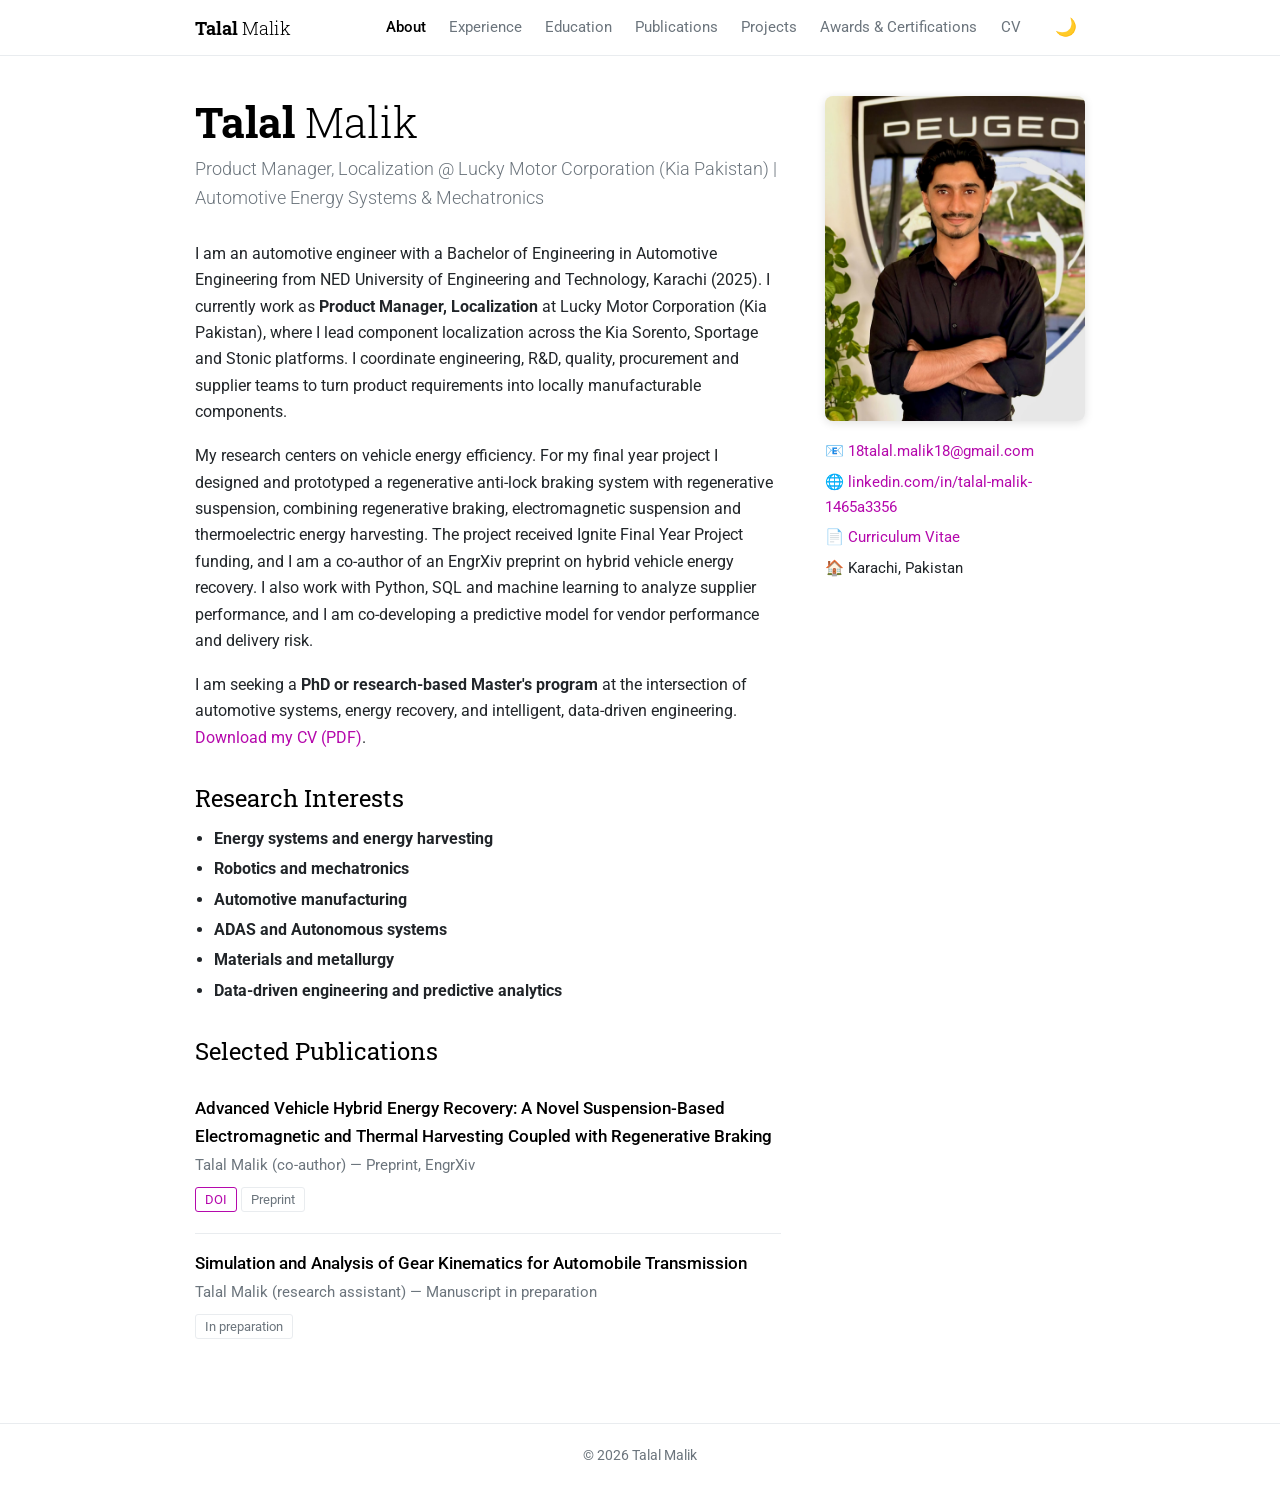
<file: index.html>
<!DOCTYPE html>
<html lang="en">
<head>
  <meta charset="utf-8">
  <meta name="viewport" content="width=device-width, initial-scale=1">
  <title>Talal Malik</title>
  <meta name="description" content="Portfolio of Talal Malik, automotive engineer working on energy harvesting, regenerative systems and localization, applying to postgraduate research programs.">
  <meta name="author" content="Talal Malik">
  <link rel="preconnect" href="https://fonts.googleapis.com">
  <link rel="preconnect" href="https://fonts.gstatic.com" crossorigin>
  <link href="https://fonts.googleapis.com/css2?family=Roboto:wght@300;400;500;700&family=Roboto+Slab:wght@300;400;700&display=swap" rel="stylesheet">
  <link rel="stylesheet" href="assets/css/style.css">
  <script>(function(){var t=null;try{t=localStorage.getItem('theme')}catch(e){}if(!t){t=window.matchMedia&&window.matchMedia('(prefers-color-scheme: dark)').matches?'dark':'light'}document.documentElement.setAttribute('data-theme',t)})();</script>
</head>
<body>
  <header class="nav">
    <div class="nav-inner">
      <a class="brand" href="index.html"><strong>Talal</strong> <span>Malik</span></a>
      <ul class="nav-links" id="nav-links">
        <li><a href="index.html" aria-current="page">About</a></li>
        <li><a href="experience.html">Experience</a></li>
        <li><a href="education.html">Education</a></li>
        <li><a href="publications.html">Publications</a></li>
        <li><a href="projects.html">Projects</a></li>
        <li><a href="awards.html">Awards &amp; Certifications</a></li>
        <li><a href="cv.html">CV</a></li>
      </ul>
      <button class="icon-btn" id="theme-toggle" type="button" aria-label="Toggle dark mode"></button>
      <button class="icon-btn" id="menu-toggle" type="button" aria-label="Menu" aria-expanded="false" aria-controls="nav-links">&#9776;</button>
    </div>
  </header>
  <main class="container">
    <div class="about">
      <div class="about-head">
        <h1><strong>Talal</strong> Malik</h1>
        <p class="headline">Product Manager, Localization @ Lucky Motor Corporation (Kia Pakistan) | Automotive Energy Systems &amp; Mechatronics</p>
      </div>

      <aside class="about-side">
        <img class="profile-photo" src="assets/img/profile.jpg" alt="Portrait of Talal Malik in graduation gown">
        <ul class="contacts">
          <li>&#128231; <a href="mailto:18talal.malik18@gmail.com">18talal.malik18@gmail.com</a></li>
          <li>&#127760; <a href="https://www.linkedin.com/in/talal-malik-1465a3356" target="_blank" rel="noopener">linkedin.com/in/talal-malik-1465a3356</a></li>
          <li>&#128196; <a href="cv.html">Curriculum Vitae</a></li>
          <li>&#127968; Karachi, Pakistan</li>
        </ul>
      </aside>

      <div class="about-body">
        <p>I am an automotive engineer with a Bachelor of Engineering in Automotive Engineering from NED University of Engineering and Technology, Karachi (2025). I currently work as <strong>Product Manager, Localization</strong> at Lucky Motor Corporation (Kia Pakistan), where I lead component localization across the Kia Sorento, Sportage and Stonic platforms. I coordinate engineering, R&amp;D, quality, procurement and supplier teams to turn product requirements into locally manufacturable components.</p>

        <p>My research centers on vehicle energy efficiency. For my final year project I designed and prototyped a regenerative anti-lock braking system with regenerative suspension, combining regenerative braking, electromagnetic suspension and thermoelectric energy harvesting. The project received Ignite Final Year Project funding, and I am a co-author of an EngrXiv preprint on hybrid vehicle energy recovery. I also work with Python, SQL and machine learning to analyze supplier performance, and I am co-developing a predictive model for vendor performance and delivery risk.</p>

        <p>I am seeking a <strong>PhD or research-based Master's program</strong> at the intersection of automotive systems, energy recovery, and intelligent, data-driven engineering. <a href="assets/Talal_Malik_CV.pdf" download>Download my CV (PDF)</a>.</p>

        <h2>Research Interests</h2>
        <ul>
          <li><strong>Energy systems and energy harvesting</strong></li>
          <li><strong>Robotics and mechatronics</strong></li>
          <li><strong>Automotive manufacturing</strong></li>
          <li><strong>ADAS and Autonomous systems</strong></li>
          <li><strong>Materials and metallurgy</strong></li>
          <li><strong>Data-driven engineering and predictive analytics</strong></li>
        </ul>

        <h2><a href="publications.html" style="color:inherit">Selected Publications</a></h2>
      <article class="pub">
        <div class="pub-title">Advanced Vehicle Hybrid Energy Recovery: A Novel Suspension-Based Electromagnetic and Thermal Harvesting Coupled with Regenerative Braking</div>
        <div class="pub-meta">Talal Malik (co-author) &mdash; Preprint, EngrXiv</div>
        <div class="pub-links"><a href="https://doi.org/10.31224/8360" target="_blank" rel="noopener">DOI</a><span class="tag">Preprint</span></div>
      </article>
      <article class="pub">
        <div class="pub-title">Simulation and Analysis of Gear Kinematics for Automobile Transmission</div>
        <div class="pub-meta">Talal Malik (research assistant) &mdash; Manuscript in preparation</div>
        <div class="pub-links"><span class="tag">In preparation</span></div>
      </article>
      </div>
    </div>
  </main>
  <footer class="footer">&copy; 2026 Talal Malik</footer>
  <script src="assets/js/main.js"></script>
</body>
</html>
</file>
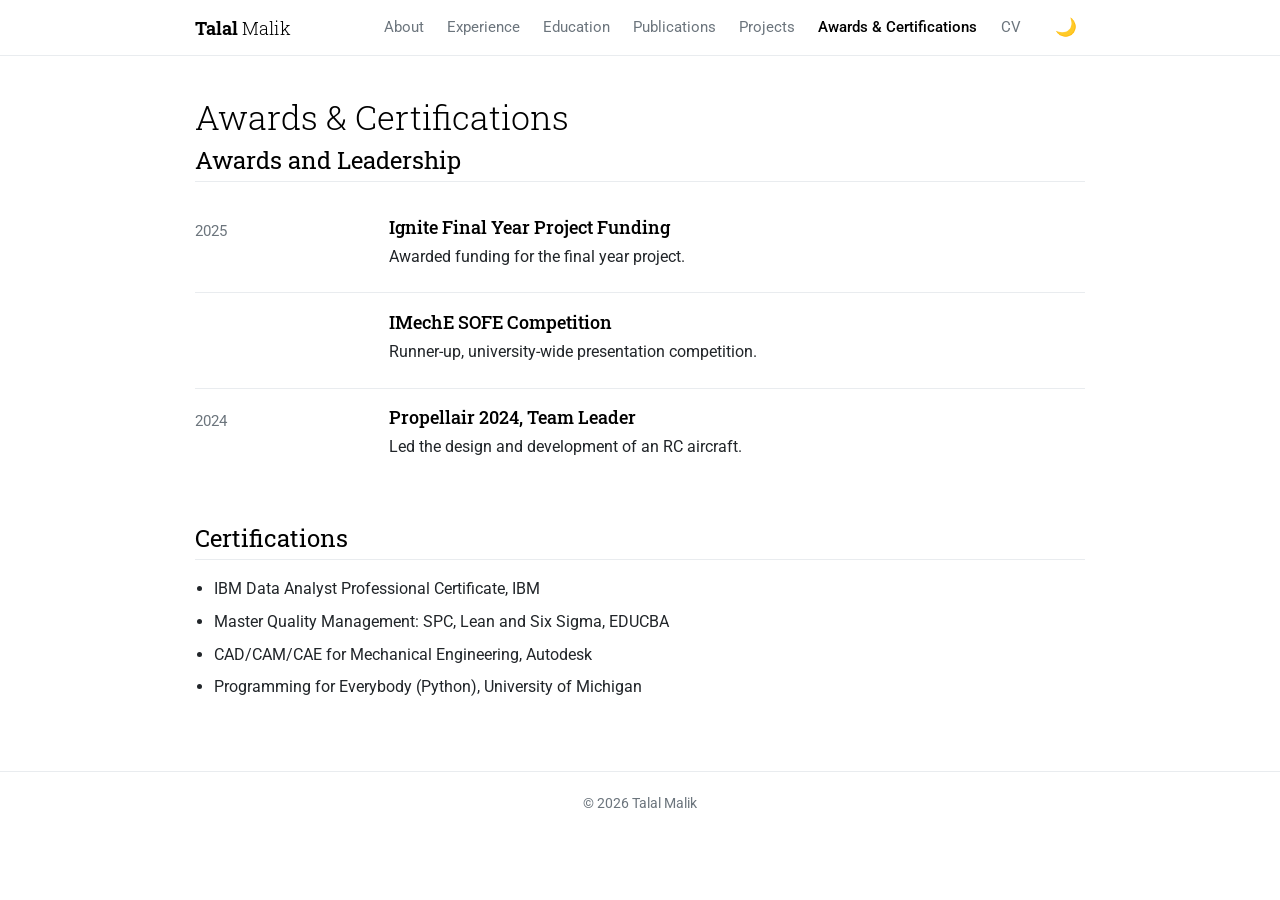
<file: awards.html>
<!DOCTYPE html>
<html lang="en">
<head>
  <meta charset="utf-8">
  <meta name="viewport" content="width=device-width, initial-scale=1">
  <title>Awards & Certifications | Talal Malik</title>
  <meta name="description" content="Awards, leadership and certifications of Talal Malik.">
  <meta name="author" content="Talal Malik">
  <link rel="preconnect" href="https://fonts.googleapis.com">
  <link rel="preconnect" href="https://fonts.gstatic.com" crossorigin>
  <link href="https://fonts.googleapis.com/css2?family=Roboto:wght@300;400;500;700&family=Roboto+Slab:wght@300;400;700&display=swap" rel="stylesheet">
  <link rel="stylesheet" href="assets/css/style.css">
  <script>(function(){var t=null;try{t=localStorage.getItem('theme')}catch(e){}if(!t){t=window.matchMedia&&window.matchMedia('(prefers-color-scheme: dark)').matches?'dark':'light'}document.documentElement.setAttribute('data-theme',t)})();</script>
</head>
<body>
  <header class="nav">
    <div class="nav-inner">
      <a class="brand" href="index.html"><strong>Talal</strong> <span>Malik</span></a>
      <ul class="nav-links" id="nav-links">
        <li><a href="index.html">About</a></li>
        <li><a href="experience.html">Experience</a></li>
        <li><a href="education.html">Education</a></li>
        <li><a href="publications.html">Publications</a></li>
        <li><a href="projects.html">Projects</a></li>
        <li><a href="awards.html" aria-current="page">Awards &amp; Certifications</a></li>
        <li><a href="cv.html">CV</a></li>
      </ul>
      <button class="icon-btn" id="theme-toggle" type="button" aria-label="Toggle dark mode"></button>
      <button class="icon-btn" id="menu-toggle" type="button" aria-label="Menu" aria-expanded="false" aria-controls="nav-links">&#9776;</button>
    </div>
  </header>
  <main class="container">
    <h1 class="page-title">Awards &amp; Certifications</h1>
    <section>
      <h2 class="section-title">Awards and Leadership</h2>
      <article class="entry">
        <div class="entry-date">2025</div>
        <div>
          <h3>Ignite Final Year Project Funding</h3>
          <p>Awarded funding for the final year project.</p>
        </div>
      </article>
      <article class="entry">
        <div class="entry-date"></div>
        <div>
          <h3>IMechE SOFE Competition</h3>
          <p>Runner-up, university-wide presentation competition.</p>
        </div>
      </article>
      <article class="entry">
        <div class="entry-date">2024</div>
        <div>
          <h3>Propellair 2024, Team Leader</h3>
          <p>Led the design and development of an RC aircraft.</p>
        </div>
      </article>
    </section>
    <section>
      <h2 class="section-title">Certifications</h2>
      <ul class="plain-list">
        <li>IBM Data Analyst Professional Certificate, IBM</li>
        <li>Master Quality Management: SPC, Lean and Six Sigma, EDUCBA</li>
        <li>CAD/CAM/CAE for Mechanical Engineering, Autodesk</li>
        <li>Programming for Everybody (Python), University of Michigan</li>
      </ul>
    </section>
  </main>
  <footer class="footer">&copy; 2026 Talal Malik</footer>
  <script src="assets/js/main.js"></script>
</body>
</html>
</file>
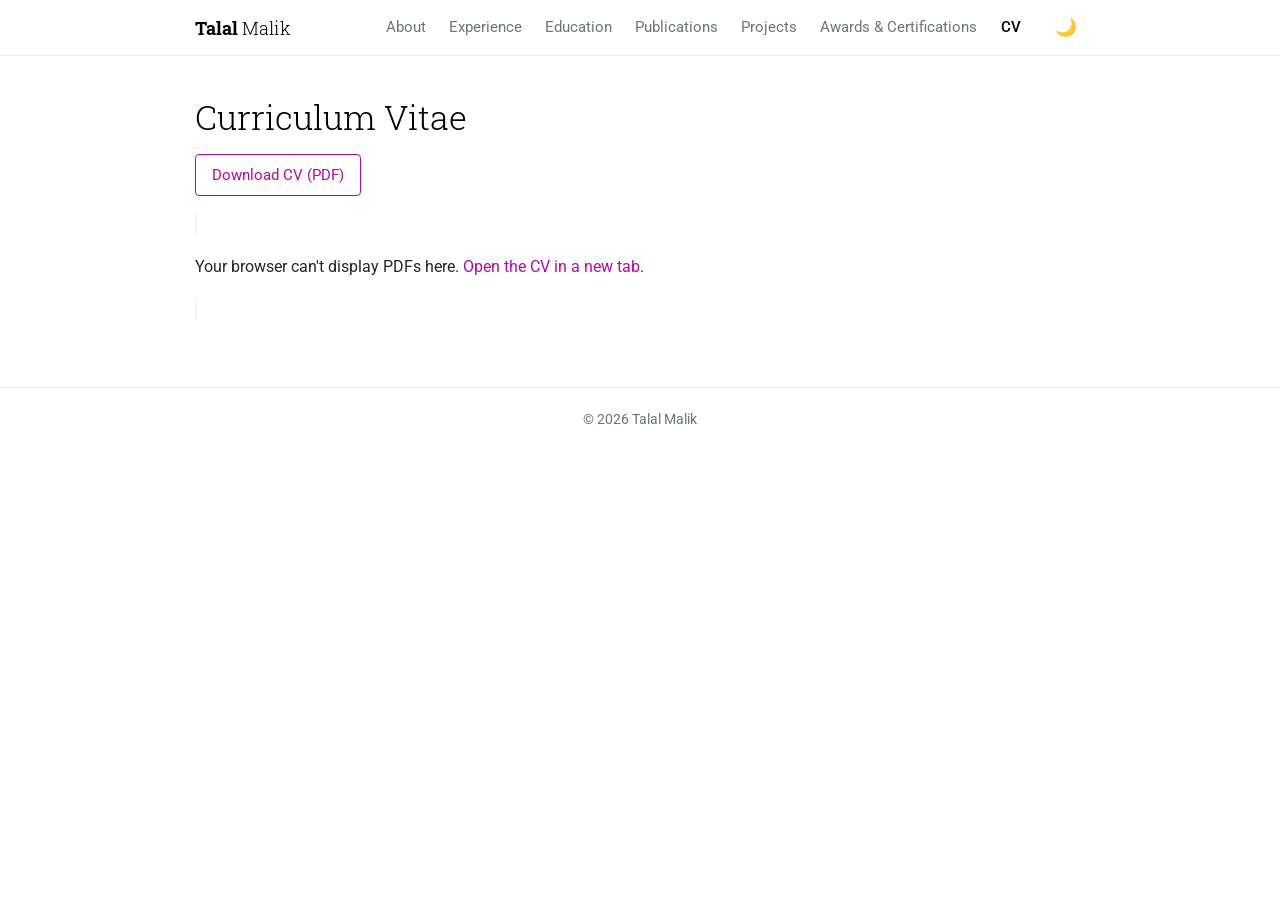
<file: cv.html>
<!DOCTYPE html>
<html lang="en">
<head>
  <meta charset="utf-8">
  <meta name="viewport" content="width=device-width, initial-scale=1">
  <title>CV | Talal Malik</title>
  <meta name="description" content="Curriculum vitae of Talal Malik.">
  <meta name="author" content="Talal Malik">
  <link rel="preconnect" href="https://fonts.googleapis.com">
  <link rel="preconnect" href="https://fonts.gstatic.com" crossorigin>
  <link href="https://fonts.googleapis.com/css2?family=Roboto:wght@300;400;500;700&family=Roboto+Slab:wght@300;400;700&display=swap" rel="stylesheet">
  <link rel="stylesheet" href="assets/css/style.css">
  <script>(function(){var t=null;try{t=localStorage.getItem('theme')}catch(e){}if(!t){t=window.matchMedia&&window.matchMedia('(prefers-color-scheme: dark)').matches?'dark':'light'}document.documentElement.setAttribute('data-theme',t)})();</script>
</head>
<body>
  <header class="nav">
    <div class="nav-inner">
      <a class="brand" href="index.html"><strong>Talal</strong> <span>Malik</span></a>
      <ul class="nav-links" id="nav-links">
        <li><a href="index.html">About</a></li>
        <li><a href="experience.html">Experience</a></li>
        <li><a href="education.html">Education</a></li>
        <li><a href="publications.html">Publications</a></li>
        <li><a href="projects.html">Projects</a></li>
        <li><a href="awards.html">Awards &amp; Certifications</a></li>
        <li><a href="cv.html" aria-current="page">CV</a></li>
      </ul>
      <button class="icon-btn" id="theme-toggle" type="button" aria-label="Toggle dark mode"></button>
      <button class="icon-btn" id="menu-toggle" type="button" aria-label="Menu" aria-expanded="false" aria-controls="nav-links">&#9776;</button>
    </div>
  </header>
  <main class="container">
    <h1 class="page-title">Curriculum Vitae</h1>
    <p><a class="btn" href="assets/Talal_Malik_CV.pdf" download>Download CV (PDF)</a></p>
    <object class="pdf" data="assets/Talal_Malik_CV.pdf" type="application/pdf">
      <p>Your browser can't display PDFs here. <a href="assets/Talal_Malik_CV.pdf">Open the CV in a new tab</a>.</p>
    </object>
  </main>
  <footer class="footer">&copy; 2026 Talal Malik</footer>
  <script src="assets/js/main.js"></script>
</body>
</html>
</file>
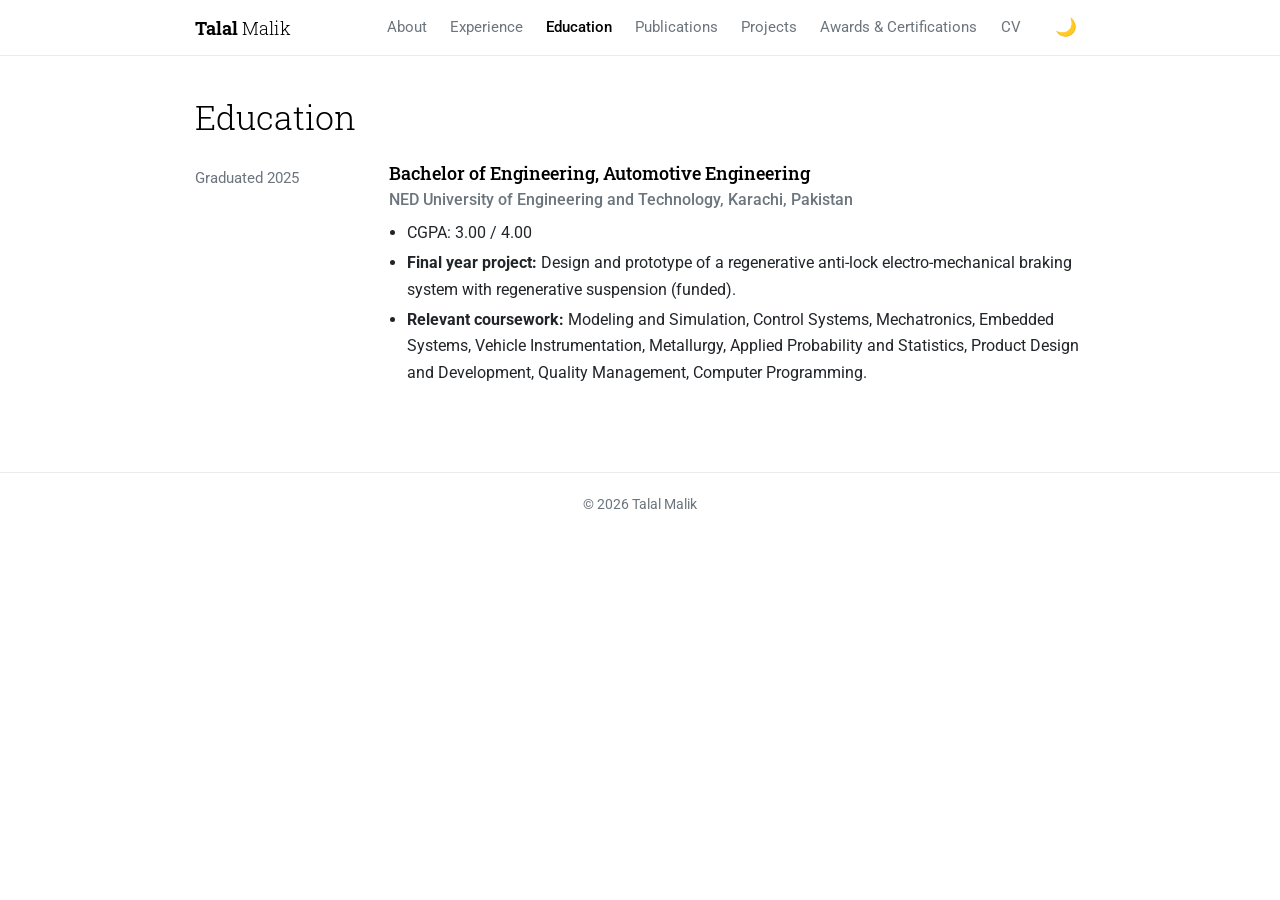
<file: education.html>
<!DOCTYPE html>
<html lang="en">
<head>
  <meta charset="utf-8">
  <meta name="viewport" content="width=device-width, initial-scale=1">
  <title>Education | Talal Malik</title>
  <meta name="description" content="Education of Talal Malik: B.E. in Automotive Engineering, NED University of Engineering and Technology.">
  <meta name="author" content="Talal Malik">
  <link rel="preconnect" href="https://fonts.googleapis.com">
  <link rel="preconnect" href="https://fonts.gstatic.com" crossorigin>
  <link href="https://fonts.googleapis.com/css2?family=Roboto:wght@300;400;500;700&family=Roboto+Slab:wght@300;400;700&display=swap" rel="stylesheet">
  <link rel="stylesheet" href="assets/css/style.css">
  <script>(function(){var t=null;try{t=localStorage.getItem('theme')}catch(e){}if(!t){t=window.matchMedia&&window.matchMedia('(prefers-color-scheme: dark)').matches?'dark':'light'}document.documentElement.setAttribute('data-theme',t)})();</script>
</head>
<body>
  <header class="nav">
    <div class="nav-inner">
      <a class="brand" href="index.html"><strong>Talal</strong> <span>Malik</span></a>
      <ul class="nav-links" id="nav-links">
        <li><a href="index.html">About</a></li>
        <li><a href="experience.html">Experience</a></li>
        <li><a href="education.html" aria-current="page">Education</a></li>
        <li><a href="publications.html">Publications</a></li>
        <li><a href="projects.html">Projects</a></li>
        <li><a href="awards.html">Awards &amp; Certifications</a></li>
        <li><a href="cv.html">CV</a></li>
      </ul>
      <button class="icon-btn" id="theme-toggle" type="button" aria-label="Toggle dark mode"></button>
      <button class="icon-btn" id="menu-toggle" type="button" aria-label="Menu" aria-expanded="false" aria-controls="nav-links">&#9776;</button>
    </div>
  </header>
  <main class="container">
    <h1 class="page-title">Education</h1>
    <section>
      <article class="entry">
        <div class="entry-date">Graduated 2025</div>
        <div>
          <h3>Bachelor of Engineering, Automotive Engineering</h3>
          <p class="org">NED University of Engineering and Technology, Karachi, Pakistan</p>
          <ul>
            <li>CGPA: 3.00 / 4.00</li>
            <li><strong>Final year project:</strong> Design and prototype of a regenerative anti-lock electro-mechanical braking system with regenerative suspension (funded).</li>
            <li><strong>Relevant coursework:</strong> Modeling and Simulation, Control Systems, Mechatronics, Embedded Systems, Vehicle Instrumentation, Metallurgy, Applied Probability and Statistics, Product Design and Development, Quality Management, Computer Programming.</li>
          </ul>
        </div>
      </article>
    </section>
  </main>
  <footer class="footer">&copy; 2026 Talal Malik</footer>
  <script src="assets/js/main.js"></script>
</body>
</html>
</file>
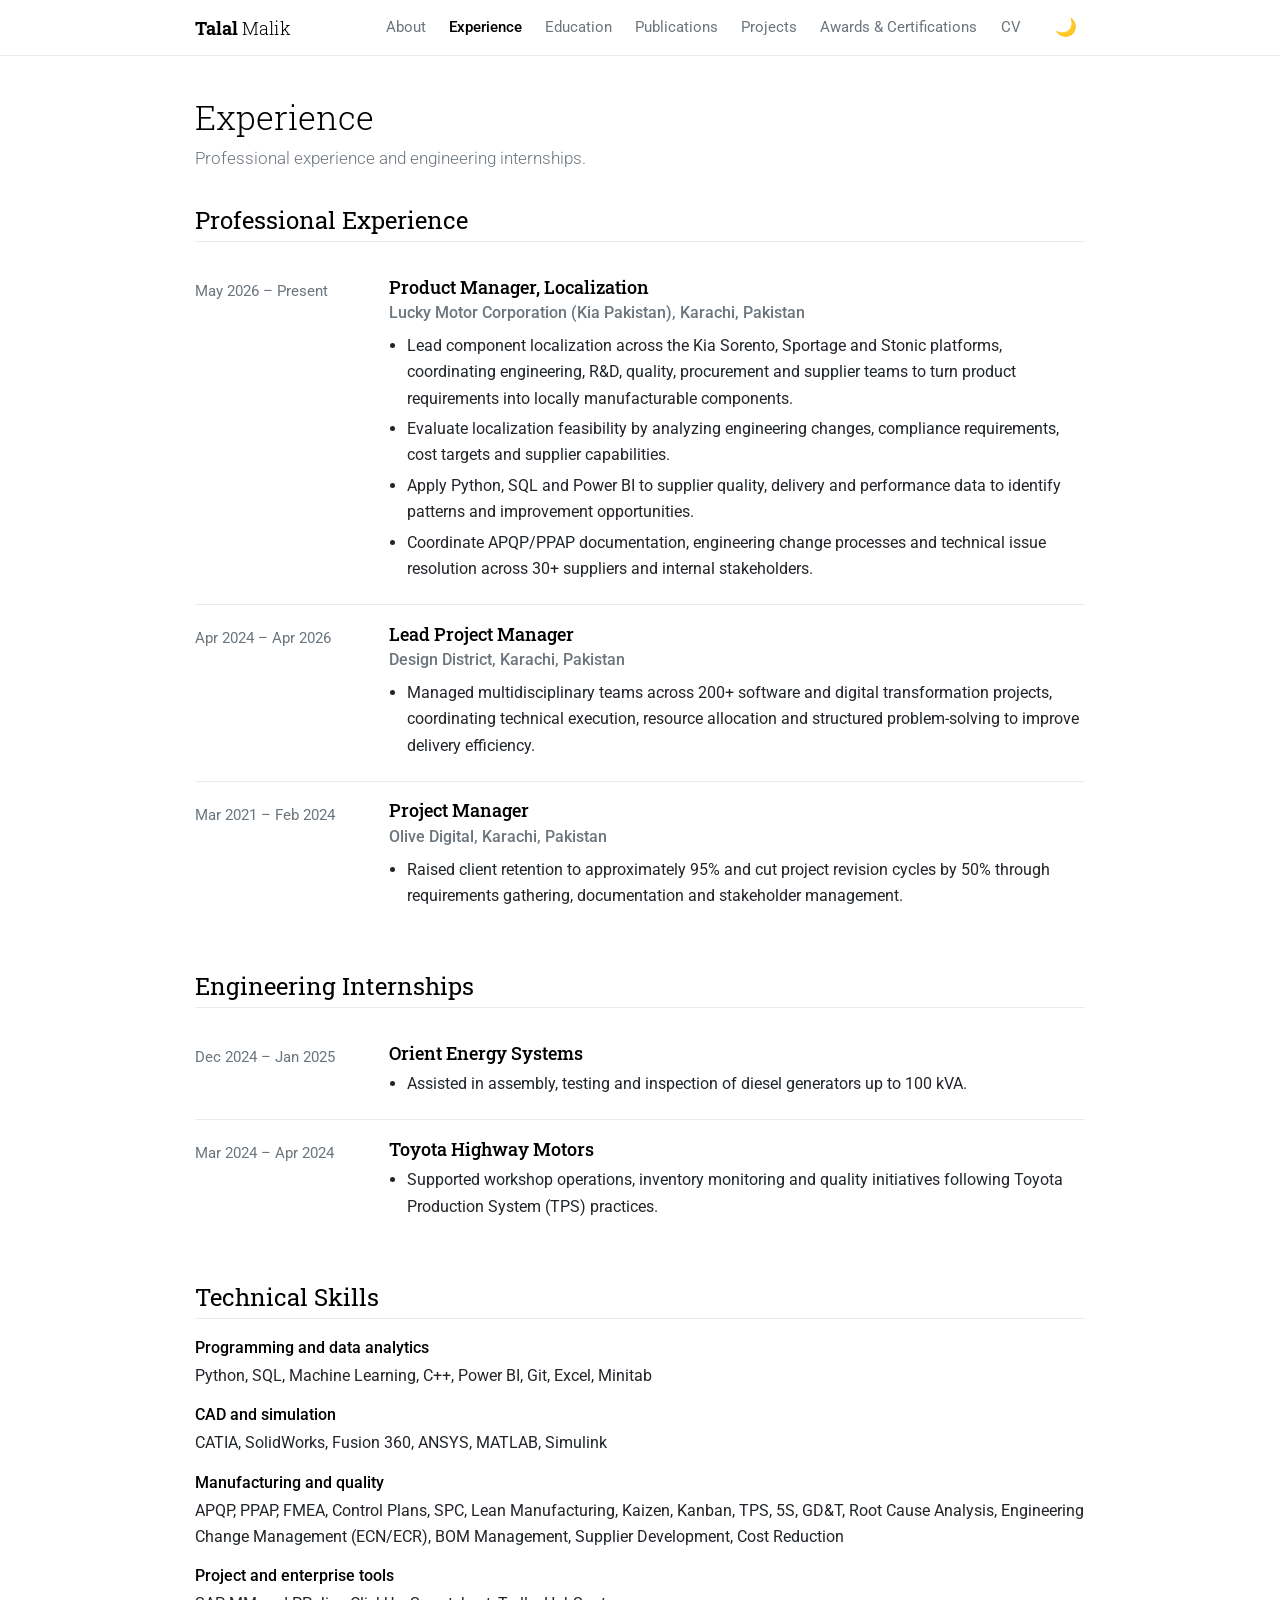
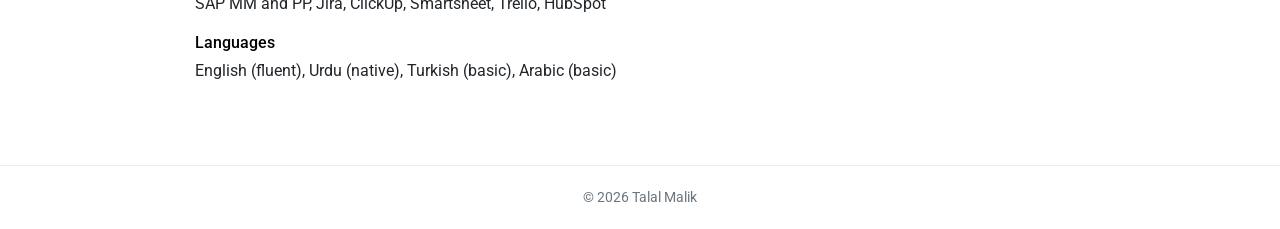
<file: experience.html>
<!DOCTYPE html>
<html lang="en">
<head>
  <meta charset="utf-8">
  <meta name="viewport" content="width=device-width, initial-scale=1">
  <title>Experience | Talal Malik</title>
  <meta name="description" content="Professional experience of Talal Malik: component localization at Kia Pakistan, project management, and engineering internships.">
  <meta name="author" content="Talal Malik">
  <link rel="preconnect" href="https://fonts.googleapis.com">
  <link rel="preconnect" href="https://fonts.gstatic.com" crossorigin>
  <link href="https://fonts.googleapis.com/css2?family=Roboto:wght@300;400;500;700&family=Roboto+Slab:wght@300;400;700&display=swap" rel="stylesheet">
  <link rel="stylesheet" href="assets/css/style.css">
  <script>(function(){var t=null;try{t=localStorage.getItem('theme')}catch(e){}if(!t){t=window.matchMedia&&window.matchMedia('(prefers-color-scheme: dark)').matches?'dark':'light'}document.documentElement.setAttribute('data-theme',t)})();</script>
</head>
<body>
  <header class="nav">
    <div class="nav-inner">
      <a class="brand" href="index.html"><strong>Talal</strong> <span>Malik</span></a>
      <ul class="nav-links" id="nav-links">
        <li><a href="index.html">About</a></li>
        <li><a href="experience.html" aria-current="page">Experience</a></li>
        <li><a href="education.html">Education</a></li>
        <li><a href="publications.html">Publications</a></li>
        <li><a href="projects.html">Projects</a></li>
        <li><a href="awards.html">Awards &amp; Certifications</a></li>
        <li><a href="cv.html">CV</a></li>
      </ul>
      <button class="icon-btn" id="theme-toggle" type="button" aria-label="Toggle dark mode"></button>
      <button class="icon-btn" id="menu-toggle" type="button" aria-label="Menu" aria-expanded="false" aria-controls="nav-links">&#9776;</button>
    </div>
  </header>
  <main class="container">
    <h1 class="page-title">Experience</h1>
    <p class="page-sub">Professional experience and engineering internships.</p>
    <section>
      <h2 class="section-title">Professional Experience</h2>
      <article class="entry">
        <div class="entry-date">May 2026 &ndash; Present</div>
        <div>
          <h3>Product Manager, Localization</h3>
          <p class="org">Lucky Motor Corporation (Kia Pakistan), Karachi, Pakistan</p>
          <ul>
            <li>Lead component localization across the Kia Sorento, Sportage and Stonic platforms, coordinating engineering, R&amp;D, quality, procurement and supplier teams to turn product requirements into locally manufacturable components.</li>
            <li>Evaluate localization feasibility by analyzing engineering changes, compliance requirements, cost targets and supplier capabilities.</li>
            <li>Apply Python, SQL and Power BI to supplier quality, delivery and performance data to identify patterns and improvement opportunities.</li>
            <li>Coordinate APQP/PPAP documentation, engineering change processes and technical issue resolution across 30+ suppliers and internal stakeholders.</li>
          </ul>
        </div>
      </article>
      <article class="entry">
        <div class="entry-date">Apr 2024 &ndash; Apr 2026</div>
        <div>
          <h3>Lead Project Manager</h3>
          <p class="org">Design District, Karachi, Pakistan</p>
          <ul>
            <li>Managed multidisciplinary teams across 200+ software and digital transformation projects, coordinating technical execution, resource allocation and structured problem-solving to improve delivery efficiency.</li>
          </ul>
        </div>
      </article>
      <article class="entry">
        <div class="entry-date">Mar 2021 &ndash; Feb 2024</div>
        <div>
          <h3>Project Manager</h3>
          <p class="org">Olive Digital, Karachi, Pakistan</p>
          <ul>
            <li>Raised client retention to approximately 95% and cut project revision cycles by 50% through requirements gathering, documentation and stakeholder management.</li>
          </ul>
        </div>
      </article>
    </section>
    <section>
      <h2 class="section-title">Engineering Internships</h2>
      <article class="entry">
        <div class="entry-date">Dec 2024 &ndash; Jan 2025</div>
        <div>
          <h3>Orient Energy Systems</h3>
          <ul>
            <li>Assisted in assembly, testing and inspection of diesel generators up to 100 kVA.</li>
          </ul>
        </div>
      </article>
      <article class="entry">
        <div class="entry-date">Mar 2024 &ndash; Apr 2024</div>
        <div>
          <h3>Toyota Highway Motors</h3>
          <ul>
            <li>Supported workshop operations, inventory monitoring and quality initiatives following Toyota Production System (TPS) practices.</li>
          </ul>
        </div>
      </article>
    </section>
    <section>
      <h2 class="section-title">Technical Skills</h2>
      <dl class="skills">
        <dt>Programming and data analytics</dt>
        <dd>Python, SQL, Machine Learning, C++, Power BI, Git, Excel, Minitab</dd>
        <dt>CAD and simulation</dt>
        <dd>CATIA, SolidWorks, Fusion 360, ANSYS, MATLAB, Simulink</dd>
        <dt>Manufacturing and quality</dt>
        <dd>APQP, PPAP, FMEA, Control Plans, SPC, Lean Manufacturing, Kaizen, Kanban, TPS, 5S, GD&amp;T, Root Cause Analysis, Engineering Change Management (ECN/ECR), BOM Management, Supplier Development, Cost Reduction</dd>
        <dt>Project and enterprise tools</dt>
        <dd>SAP MM and PP, Jira, ClickUp, Smartsheet, Trello, HubSpot</dd>
        <dt>Languages</dt>
        <dd>English (fluent), Urdu (native), Turkish (basic), Arabic (basic)</dd>
      </dl>
    </section>
  </main>
  <footer class="footer">&copy; 2026 Talal Malik</footer>
  <script src="assets/js/main.js"></script>
</body>
</html>
</file>
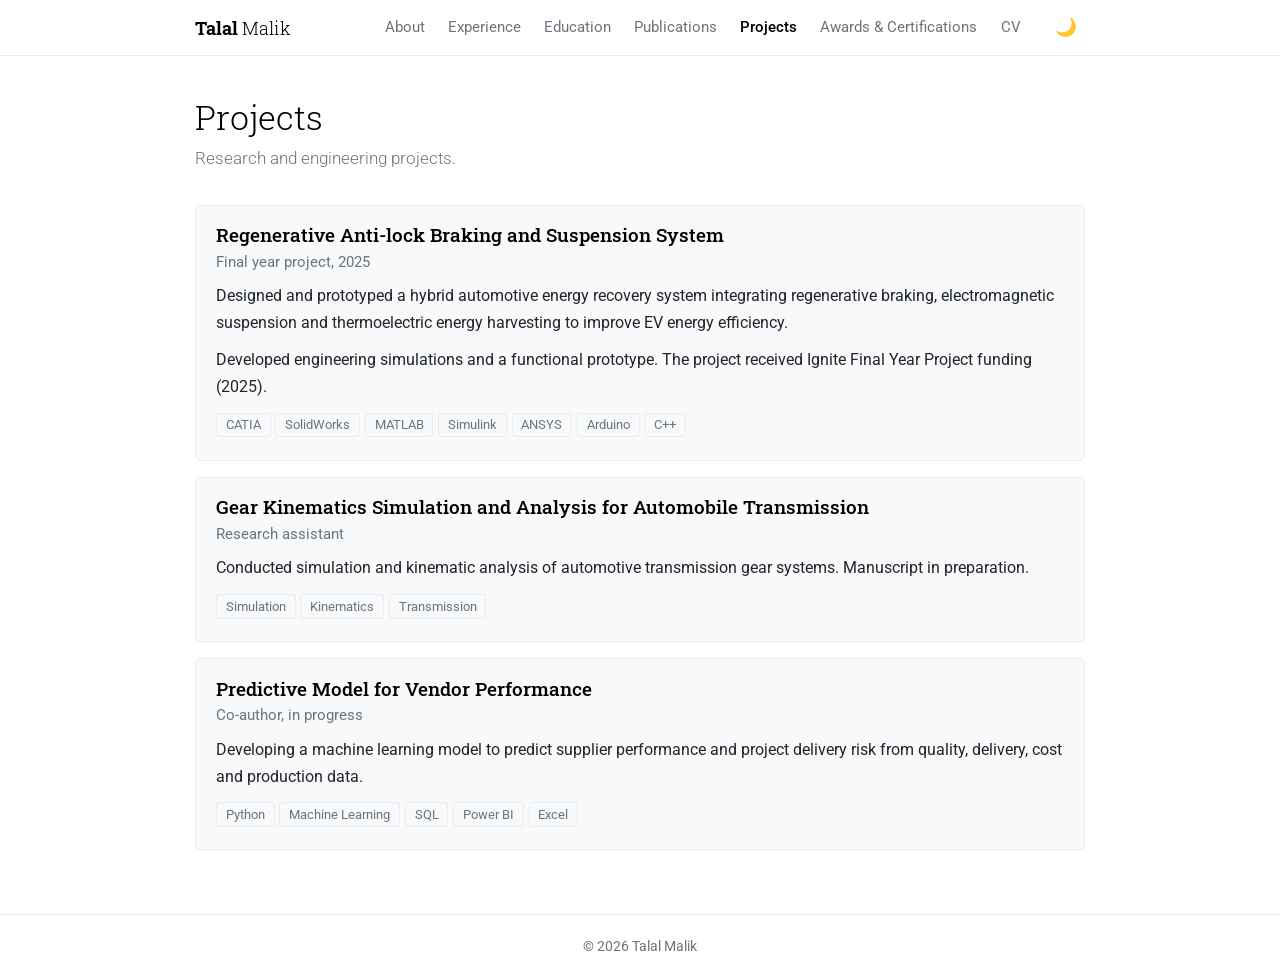
<file: projects.html>
<!DOCTYPE html>
<html lang="en">
<head>
  <meta charset="utf-8">
  <meta name="viewport" content="width=device-width, initial-scale=1">
  <title>Projects | Talal Malik</title>
  <meta name="description" content="Projects by Talal Malik: regenerative braking and suspension system, gear kinematics simulation, and a vendor performance prediction model.">
  <meta name="author" content="Talal Malik">
  <link rel="preconnect" href="https://fonts.googleapis.com">
  <link rel="preconnect" href="https://fonts.gstatic.com" crossorigin>
  <link href="https://fonts.googleapis.com/css2?family=Roboto:wght@300;400;500;700&family=Roboto+Slab:wght@300;400;700&display=swap" rel="stylesheet">
  <link rel="stylesheet" href="assets/css/style.css">
  <script>(function(){var t=null;try{t=localStorage.getItem('theme')}catch(e){}if(!t){t=window.matchMedia&&window.matchMedia('(prefers-color-scheme: dark)').matches?'dark':'light'}document.documentElement.setAttribute('data-theme',t)})();</script>
</head>
<body>
  <header class="nav">
    <div class="nav-inner">
      <a class="brand" href="index.html"><strong>Talal</strong> <span>Malik</span></a>
      <ul class="nav-links" id="nav-links">
        <li><a href="index.html">About</a></li>
        <li><a href="experience.html">Experience</a></li>
        <li><a href="education.html">Education</a></li>
        <li><a href="publications.html">Publications</a></li>
        <li><a href="projects.html" aria-current="page">Projects</a></li>
        <li><a href="awards.html">Awards &amp; Certifications</a></li>
        <li><a href="cv.html">CV</a></li>
      </ul>
      <button class="icon-btn" id="theme-toggle" type="button" aria-label="Toggle dark mode"></button>
      <button class="icon-btn" id="menu-toggle" type="button" aria-label="Menu" aria-expanded="false" aria-controls="nav-links">&#9776;</button>
    </div>
  </header>
  <main class="container">
    <h1 class="page-title">Projects</h1>
    <p class="page-sub">Research and engineering projects.</p>
    <section>
      <article class="project">
        <h3>Regenerative Anti-lock Braking and Suspension System</h3>
        <div class="meta">Final year project, 2025</div>
        <p>Designed and prototyped a hybrid automotive energy recovery system integrating regenerative braking, electromagnetic suspension and thermoelectric energy harvesting to improve EV energy efficiency.</p>
        <p>Developed engineering simulations and a functional prototype. The project received Ignite Final Year Project funding (2025).</p>
        <div><span class="tag">CATIA</span><span class="tag">SolidWorks</span><span class="tag">MATLAB</span><span class="tag">Simulink</span><span class="tag">ANSYS</span><span class="tag">Arduino</span><span class="tag">C++</span></div>
      </article>
      <article class="project">
        <h3>Gear Kinematics Simulation and Analysis for Automobile Transmission</h3>
        <div class="meta">Research assistant</div>
        <p>Conducted simulation and kinematic analysis of automotive transmission gear systems. Manuscript in preparation.</p>
        <div><span class="tag">Simulation</span><span class="tag">Kinematics</span><span class="tag">Transmission</span></div>
      </article>
      <article class="project">
        <h3>Predictive Model for Vendor Performance</h3>
        <div class="meta">Co-author, in progress</div>
        <p>Developing a machine learning model to predict supplier performance and project delivery risk from quality, delivery, cost and production data.</p>
        <div><span class="tag">Python</span><span class="tag">Machine Learning</span><span class="tag">SQL</span><span class="tag">Power BI</span><span class="tag">Excel</span></div>
      </article>
    </section>
  </main>
  <footer class="footer">&copy; 2026 Talal Malik</footer>
  <script src="assets/js/main.js"></script>
</body>
</html>
</file>
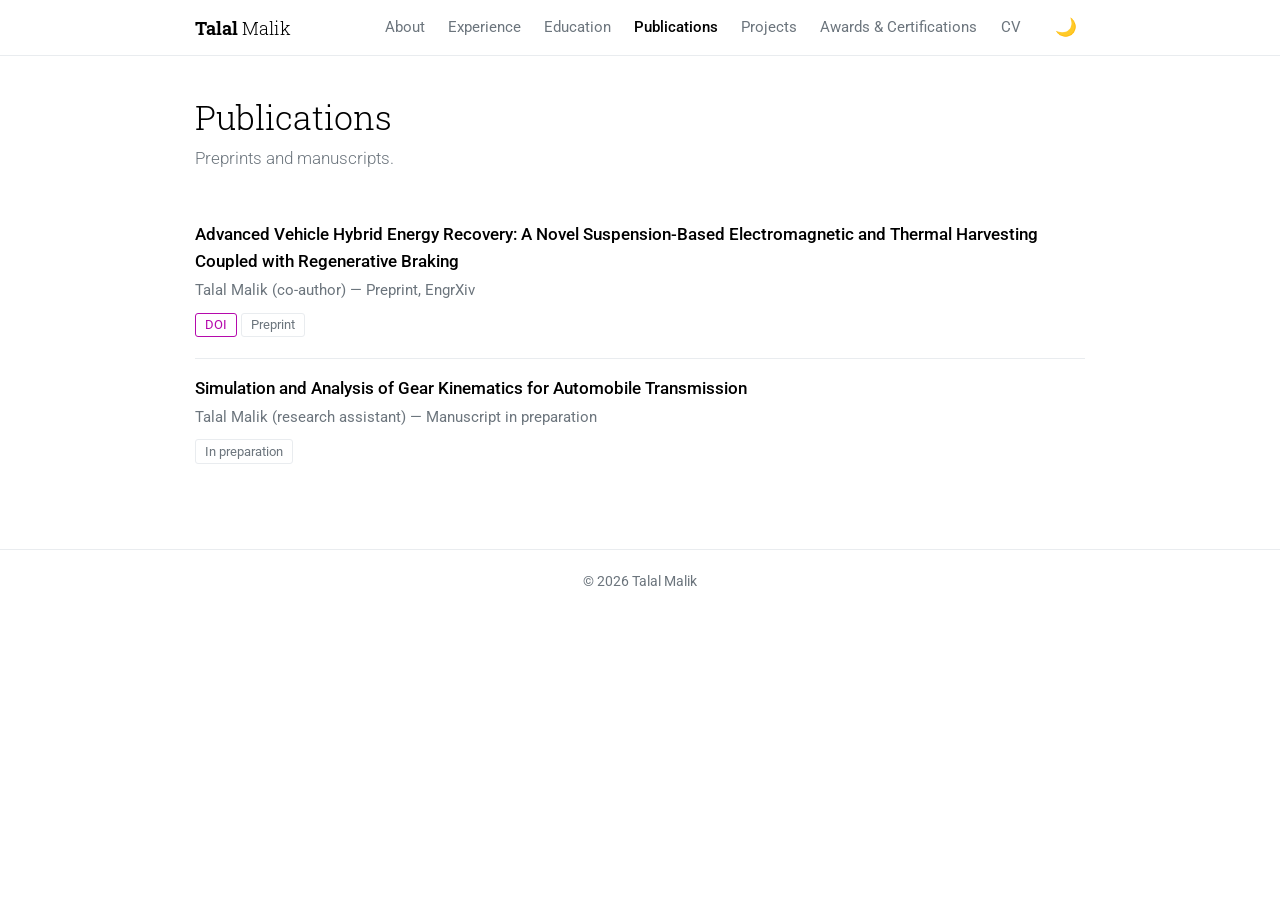
<file: publications.html>
<!DOCTYPE html>
<html lang="en">
<head>
  <meta charset="utf-8">
  <meta name="viewport" content="width=device-width, initial-scale=1">
  <title>Publications | Talal Malik</title>
  <meta name="description" content="Publications and manuscripts by Talal Malik on hybrid vehicle energy recovery and transmission gear kinematics.">
  <meta name="author" content="Talal Malik">
  <link rel="preconnect" href="https://fonts.googleapis.com">
  <link rel="preconnect" href="https://fonts.gstatic.com" crossorigin>
  <link href="https://fonts.googleapis.com/css2?family=Roboto:wght@300;400;500;700&family=Roboto+Slab:wght@300;400;700&display=swap" rel="stylesheet">
  <link rel="stylesheet" href="assets/css/style.css">
  <script>(function(){var t=null;try{t=localStorage.getItem('theme')}catch(e){}if(!t){t=window.matchMedia&&window.matchMedia('(prefers-color-scheme: dark)').matches?'dark':'light'}document.documentElement.setAttribute('data-theme',t)})();</script>
</head>
<body>
  <header class="nav">
    <div class="nav-inner">
      <a class="brand" href="index.html"><strong>Talal</strong> <span>Malik</span></a>
      <ul class="nav-links" id="nav-links">
        <li><a href="index.html">About</a></li>
        <li><a href="experience.html">Experience</a></li>
        <li><a href="education.html">Education</a></li>
        <li><a href="publications.html" aria-current="page">Publications</a></li>
        <li><a href="projects.html">Projects</a></li>
        <li><a href="awards.html">Awards &amp; Certifications</a></li>
        <li><a href="cv.html">CV</a></li>
      </ul>
      <button class="icon-btn" id="theme-toggle" type="button" aria-label="Toggle dark mode"></button>
      <button class="icon-btn" id="menu-toggle" type="button" aria-label="Menu" aria-expanded="false" aria-controls="nav-links">&#9776;</button>
    </div>
  </header>
  <main class="container">
    <h1 class="page-title">Publications</h1>
    <p class="page-sub">Preprints and manuscripts.</p>
    <section>
      <article class="pub">
        <div class="pub-title">Advanced Vehicle Hybrid Energy Recovery: A Novel Suspension-Based Electromagnetic and Thermal Harvesting Coupled with Regenerative Braking</div>
        <div class="pub-meta">Talal Malik (co-author) &mdash; Preprint, EngrXiv</div>
        <div class="pub-links"><a href="https://doi.org/10.31224/8360" target="_blank" rel="noopener">DOI</a><span class="tag">Preprint</span></div>
      </article>
      <article class="pub">
        <div class="pub-title">Simulation and Analysis of Gear Kinematics for Automobile Transmission</div>
        <div class="pub-meta">Talal Malik (research assistant) &mdash; Manuscript in preparation</div>
        <div class="pub-links"><span class="tag">In preparation</span></div>
      </article>
    </section>
  </main>
  <footer class="footer">&copy; 2026 Talal Malik</footer>
  <script src="assets/js/main.js"></script>
</body>
</html>
</file>
<file: assets/css/style.css>
:root {
  --bg: #ffffff;
  --fg: #212529;
  --head: #000000;
  --muted: #6c757d;
  --accent: #b509ac;
  --line: #e9ecef;
  --soft: #f8f9fa;
  --nav-bg: rgba(255, 255, 255, 0.96);
  --shadow: 0 2px 10px rgba(0, 0, 0, 0.12);
}

[data-theme="dark"] {
  --bg: #1c1c1d;
  --fg: #c9c9c9;
  --head: #ffffff;
  --muted: #9a9a9a;
  --accent: #2698ba;
  --line: #3a3a3b;
  --soft: #252526;
  --nav-bg: rgba(28, 28, 29, 0.96);
  --shadow: 0 2px 10px rgba(0, 0, 0, 0.5);
}

* { box-sizing: border-box; }

html { scroll-behavior: smooth; }

body {
  margin: 0;
  background: var(--bg);
  color: var(--fg);
  font-family: "Roboto", system-ui, -apple-system, "Segoe UI", Arial, sans-serif;
  font-size: 16px;
  line-height: 1.65;
}

h1, h2, h3 {
  font-family: "Roboto Slab", Georgia, "Times New Roman", serif;
  color: var(--head);
  line-height: 1.25;
  margin: 0;
}

a { color: var(--accent); text-decoration: none; }
a:hover { text-decoration: underline; }
a:focus-visible, button:focus-visible {
  outline: 2px solid var(--accent);
  outline-offset: 2px;
}

img { max-width: 100%; display: block; }

/* ---------- Navigation ---------- */
.nav {
  position: sticky;
  top: 0;
  z-index: 10;
  background: var(--nav-bg);
  border-bottom: 1px solid var(--line);
  backdrop-filter: blur(6px);
}

.nav-inner {
  max-width: 930px;
  margin: 0 auto;
  padding: 0.6rem 1.25rem;
  display: flex;
  align-items: center;
  gap: 1rem;
}

.brand {
  font-family: "Roboto Slab", Georgia, serif;
  font-size: 1.15rem;
  color: var(--head);
  margin-right: auto;
}
.brand strong { font-weight: 700; }
.brand span { font-weight: 300; }
.brand:hover { text-decoration: none; }

.nav-links {
  display: flex;
  align-items: center;
  gap: 0.15rem;
  list-style: none;
  margin: 0;
  padding: 0;
}

.nav-links a {
  display: block;
  padding: 0.35rem 0.65rem;
  color: var(--muted);
  font-size: 0.95rem;
}
.nav-links a:hover { color: var(--accent); text-decoration: none; }
.nav-links a[aria-current="page"] { color: var(--head); font-weight: 500; }

.icon-btn {
  background: none;
  border: 0;
  color: var(--muted);
  cursor: pointer;
  padding: 0.35rem 0.5rem;
  font-size: 1.1rem;
  line-height: 1;
}
.icon-btn:hover { color: var(--accent); }

#menu-toggle { display: none; }

/* ---------- Layout ---------- */
.container {
  max-width: 930px;
  margin: 0 auto;
  padding: 2.5rem 1.25rem 4rem;
}

.page-title { font-size: 2.1rem; font-weight: 300; margin-bottom: 0.4rem; }
.page-title strong { font-weight: 700; }
.page-sub { color: var(--muted); margin: 0 0 2rem; font-weight: 300; font-size: 1.05rem; }

section + section { margin-top: 2.5rem; }

h2.section-title {
  font-size: 1.5rem;
  font-weight: 400;
  margin: 0 0 1rem;
  padding-bottom: 0.4rem;
  border-bottom: 1px solid var(--line);
}

/* ---------- About ---------- */
.about {
  display: grid;
  grid-template-columns: minmax(0, 1fr) 260px;
  grid-template-areas: "head side" "body side";
  column-gap: 2.75rem;
  align-items: start;
}
.about-head { grid-area: head; }
.about-side { grid-area: side; }
.about-body { grid-area: body; }

.about-head h1 { font-size: 2.6rem; font-weight: 300; margin-bottom: 0.4rem; }
.about-head h1 strong { font-weight: 700; }
.headline { color: var(--muted); font-weight: 300; font-size: 1.1rem; margin: 0 0 1.75rem; }

.profile-photo {
  width: 100%;
  aspect-ratio: 4 / 5;
  object-fit: cover;
  object-position: center 18%;
  border-radius: 8px;
  box-shadow: var(--shadow);
  background: var(--soft);
}

.contacts { list-style: none; margin: 1.1rem 0 0; padding: 0; font-size: 0.95rem; }
.contacts li { margin: 0.35rem 0; overflow-wrap: anywhere; }

.about-body p { margin: 0 0 1.1rem; }
.about-body ul { margin: 0 0 1.1rem; padding-left: 1.2rem; }
.about-body li { margin: 0.25rem 0; }
.about-body h2 { font-size: 1.5rem; font-weight: 400; margin: 2rem 0 0.8rem; }

.btn {
  display: inline-block;
  padding: 0.45rem 1rem;
  border: 1px solid var(--accent);
  border-radius: 4px;
  color: var(--accent);
  font-size: 0.95rem;
}
.btn:hover { background: var(--accent); color: var(--bg); text-decoration: none; }

/* ---------- Timeline entries (Experience / Education) ---------- */
.entry {
  display: grid;
  grid-template-columns: 170px minmax(0, 1fr);
  gap: 1.5rem;
  padding: 1.1rem 0;
  border-bottom: 1px solid var(--line);
}
.entry:last-child { border-bottom: 0; }
.entry-date { color: var(--muted); font-size: 0.92rem; padding-top: 0.2rem; }
.entry h3 { font-size: 1.15rem; font-weight: 500; }
.entry .org { margin: 0.1rem 0 0.4rem; color: var(--muted); font-weight: 500; }
.entry p { margin: 0.3rem 0; }
.entry ul { margin: 0.4rem 0 0; padding-left: 1.15rem; }
.entry li { margin: 0.25rem 0; }

/* ---------- Publications ---------- */
.pub {
  padding: 1rem 0;
  border-bottom: 1px solid var(--line);
}
.pub:last-child { border-bottom: 0; }
.pub-title { font-weight: 500; color: var(--head); font-size: 1.05rem; }
.pub-meta { color: var(--muted); font-size: 0.95rem; margin: 0.15rem 0 0.5rem; }
.pub-links a, .tag {
  display: inline-block;
  font-size: 0.8rem;
  padding: 0.05rem 0.55rem;
  margin: 0 0.3rem 0.3rem 0;
  border: 1px solid var(--accent);
  border-radius: 3px;
  color: var(--accent);
}
.pub-links a:hover { background: var(--accent); color: var(--bg); text-decoration: none; }
.tag { border-color: var(--line); color: var(--muted); }

/* ---------- Projects ---------- */
.project {
  border: 1px solid var(--line);
  border-radius: 6px;
  padding: 1.1rem 1.25rem;
  background: var(--soft);
}
.project + .project { margin-top: 1rem; }
.project h3 { font-size: 1.2rem; font-weight: 500; }
.project .meta { color: var(--muted); font-size: 0.92rem; margin: 0.15rem 0 0.6rem; }
.project p { margin: 0 0 0.7rem; }

/* ---------- Lists ---------- */
.plain-list { margin: 0; padding-left: 1.2rem; }
.plain-list li { margin: 0.4rem 0; }
.skills dt { font-weight: 500; color: var(--head); margin-top: 0.8rem; }
.skills dd { margin: 0.1rem 0 0; }

/* ---------- CV ---------- */
.pdf { width: 100%; height: 80vh; min-height: 520px; border: 1px solid var(--line); border-radius: 6px; }

/* ---------- Footer ---------- */
.footer {
  border-top: 1px solid var(--line);
  color: var(--muted);
  font-size: 0.88rem;
  text-align: center;
  padding: 1.25rem;
}

/* ---------- Responsive ---------- */
@media (max-width: 760px) {
  #menu-toggle { display: inline-block; }
  .nav-inner { flex-wrap: wrap; }
  .nav-links {
    display: none;
    flex-direction: column;
    align-items: stretch;
    width: 100%;
    order: 5;
    padding-bottom: 0.4rem;
  }
  .nav-links.open { display: flex; }

  .about {
    grid-template-columns: minmax(0, 1fr);
    grid-template-areas: "head" "side" "body";
  }
  .about-side { max-width: 280px; margin: 0 0 1.75rem; }
  .about-head h1 { font-size: 2.1rem; }

  .entry { grid-template-columns: minmax(0, 1fr); gap: 0.2rem; }
}

@media (prefers-reduced-motion: reduce) {
  html { scroll-behavior: auto; }
}
</file>
